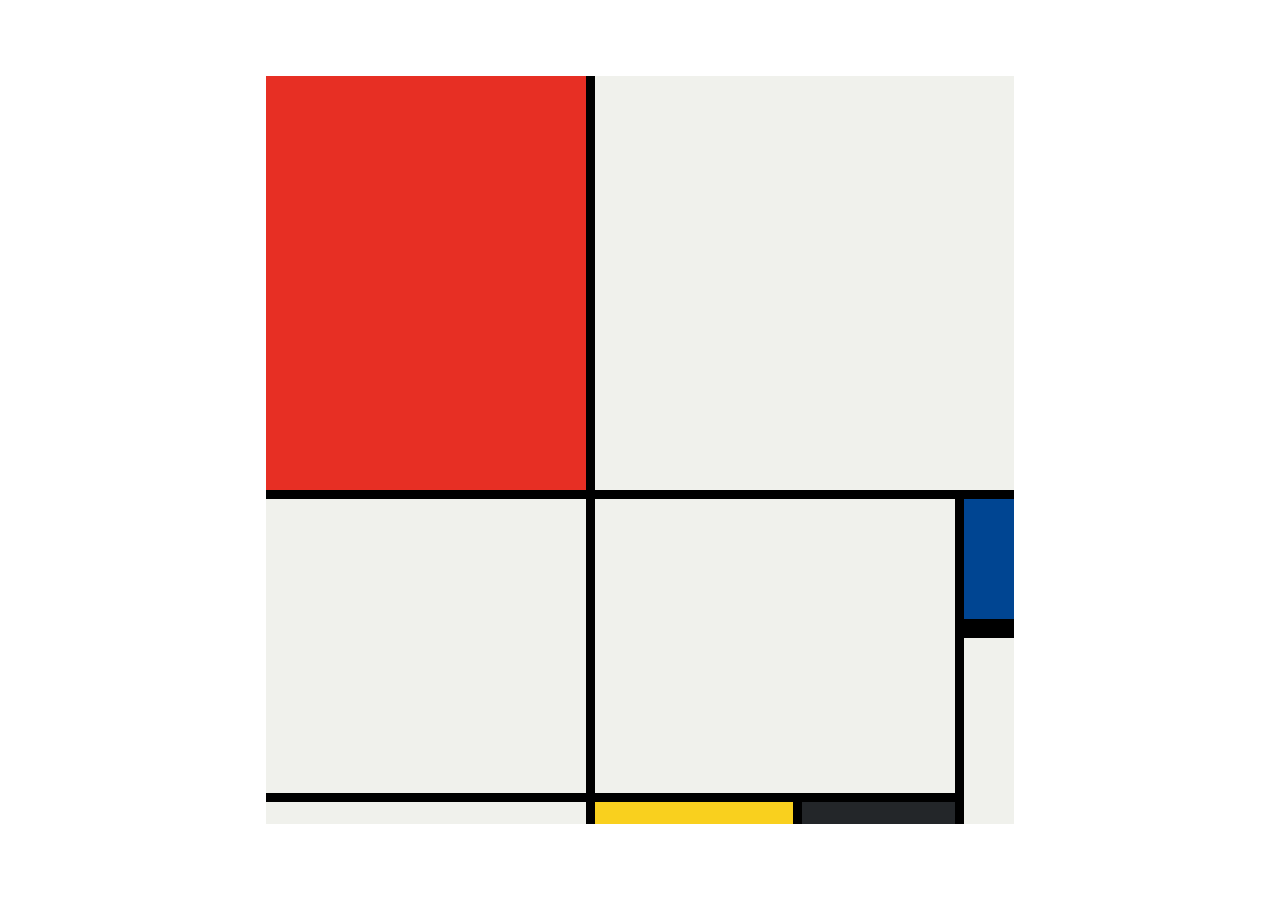
<file: 10.3 Mondrian Project/solution.html>
<!DOCTYPE html>
<html lang="en">

<head>
  <meta charset="UTF-8">
  <meta name="viewport" content="width=device-width, initial-scale=1.0">
  <title>Mondrian Project</title>
  <style>
    /* 
    Write your CSS here 
    Line Colour: #000
    White: #F0F1EC
    Red: #E72F24
    Black: #232629
    Blue: #004592
    Yellow: #F9D01E
    */
    body {
      display: flex;
      justify-content: center;
      align-items: center;
      height: 100vh;
      margin: 0;
      padding: 0;
    }

    .container {
      height: 748px;
      width: 748px;
      display: grid;
      background-color: #000;
      grid-template-columns: 320px 198px 153px 50px;
      grid-template-rows: 414px 130px 155px 22px;
      gap: 9px;
    }

    .item {
      background-color: #F0F1EC;
    }

    .red {
      background-color: #E72F24;
    }

    .white1 {
      grid-column: span 3;
    }

    .white2 {
      grid-row: span 2;
    }

    .white3 {
      grid-area: 2 / 2 / 4 /4
    }

    .blue {
      background-color: #004592;
      border-bottom: 10px solid #000;
    }

    .white4 {
      grid-row: span 2;
    }

    .yellow {
      background-color: #F9D01E;
    }

    .black {
      background-color: #232629;
    }
  </style>
</head>

<body>
  <!-- Write your HTML here -->

  <div class="container">
    <div class="item red"></div>
    <div class="item white1"></div>
    <div class="item white2"></div>
    <div class="item white3"></div>

    <div class="item blue"></div>
    <div class="item white4"></div>

    <div class="item"></div>
    <div class="item yellow"></div>
    <div class="item black"></div>
  </div>
</body>

</html>
</file>
